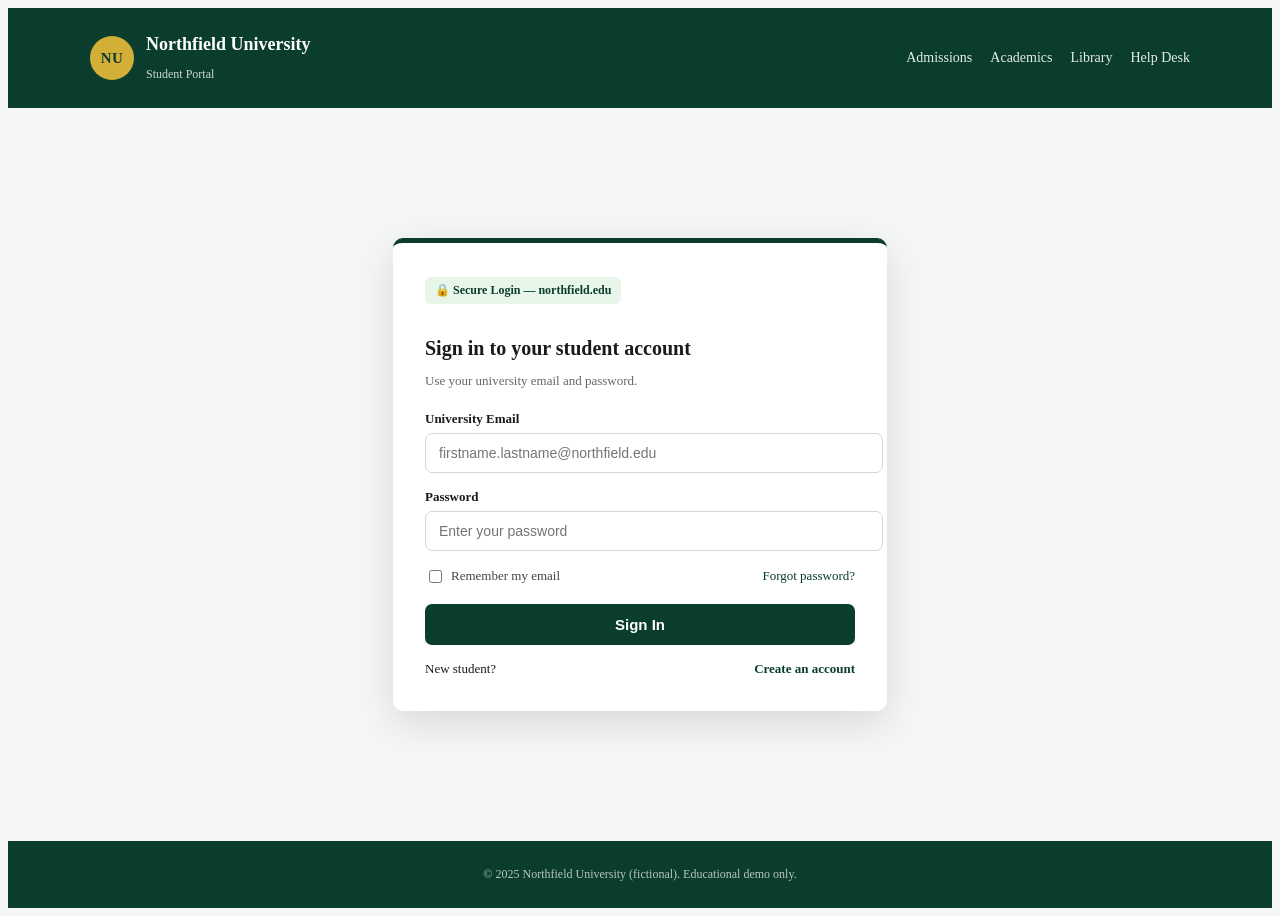
<file: index.html>
<!DOCTYPE html>
<html lang="en">
<head>
  <meta charset="UTF-8">
  <meta name="viewport" content="width=device-width, initial-scale=1.0">
  <title>Northfield University — Student Portal</title>
  <link rel="stylesheet" href="legit.css">
</head>
<body>
  <header class="site-header">
    <div class="header-inner">
      <div class="brand">
        <div class="crest">NU</div>
        <div>
          <h1>Northfield University</h1>
          <p class="tagline">Student Portal</p>
        </div>
      </div>
      <nav>
        <a href="#">Admissions</a>
        <a href="#">Academics</a>
        <a href="#">Library</a>
        <a href="#">Help Desk</a>
      </nav>
    </div>
  </header>

  <main class="login-wrap">
    <div class="login-card">
      <div class="secure-badge">🔒 Secure Login — northfield.edu</div>
      <h2>Sign in to your student account</h2>
      <p class="sub">Use your university email and password.</p>

      <form id="legitForm" novalidate>
        <div class="field">
          <label for="studentEmail">University Email</label>
          <input type="email" id="studentEmail" name="email"
                 placeholder="firstname.lastname@northfield.edu"
                 autocomplete="username" aria-describedby="studentEmailError">
          <p class="field-error" id="studentEmailError" role="alert"></p>
        </div>

        <div class="field">
          <label for="studentPass">Password</label>
          <input type="password" id="studentPass" name="password"
                 placeholder="Enter your password"
                 autocomplete="current-password" aria-describedby="studentPassError">
          <p class="field-error" id="studentPassError" role="alert"></p>
        </div>

        <div class="row">
          <label class="remember">
            <input type="checkbox" id="rememberMe"> Remember my email
          </label>
          <a href="forgot-password.html" class="muted">Forgot password?</a>
        </div>

        <button type="submit" id="legitBtn">Sign In</button>
      </form>

      <div class="form-msg" id="formMsg" role="alert"></div>

      <div class="link-row">
        <span>New student?</span>
        <a href="register.html">Create an account</a>
      </div>


          <!-- //CUTOFF -->

      <!-- <p class="security-note">
        This is a <strong>demo portal</strong> for an educational phishing-awareness exercise.
        No credentials are sent anywhere. Demo account:
        <code>student@northfield.edu</code> / <code>demo1234</code>.
      </p>

      <div class="demo-links">
        <a href="indx.html" class="demo-link">➡️ Open the attacker's clone (for comparison)</a>
        <a href="debrief.html" class="demo-link alt">📖 Read the debrief</a>
      </div>
    </div> -->
  </main>

  <footer class="site-footer">
    <p>© 2025 Northfield University (fictional). Educational demo only.</p>
  </footer>

  <script src="validation.js"></script>
  <script src="legit.js"></script>
</body>
</html>
</file>
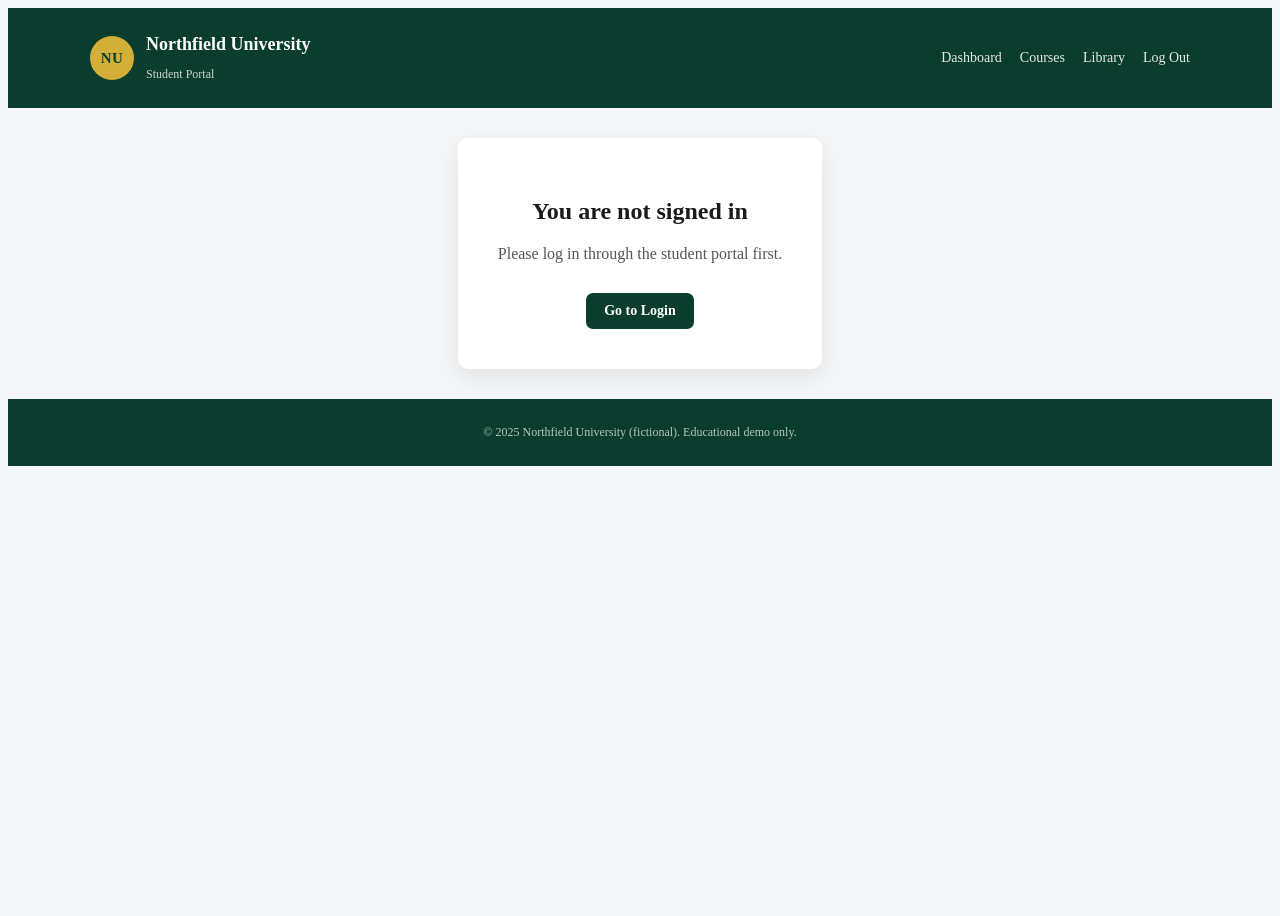
<file: dashboard.html>
<!DOCTYPE html>
<html lang="en">
<head>
  <meta charset="UTF-8">
  <meta name="viewport" content="width=device-width, initial-scale=1.0">
  <title>Dashboard — Northfield University</title>
  <link rel="stylesheet" href="legit.css">
  <style>
    .dash { max-width: 1000px; margin: 30px auto; padding: 0 20px; }
    .welcome { background: #fff; border-radius: 10px; padding: 24px 28px; box-shadow: 0 8px 24px rgba(0,0,0,0.08); border-left: 5px solid #0b3d2e; margin-bottom: 22px; }
    .welcome h1 { font-size: 22px; color: #0b3d2e; }
    .welcome p { color: #555; font-size: 14px; margin-top: 4px; }
    .grid { display: grid; grid-template-columns: repeat(auto-fit, minmax(260px, 1fr)); gap: 16px; }
    .card { background: #fff; border-radius: 10px; padding: 20px; box-shadow: 0 8px 24px rgba(0,0,0,0.06); }
    .card h2 { font-size: 15px; color: #0b3d2e; margin-bottom: 12px; text-transform: uppercase; letter-spacing: 0.5px; }
    .course { display: flex; justify-content: space-between; padding: 8px 0; border-bottom: 1px solid #eef1f4; font-size: 14px; }
    .course:last-child { border-bottom: none; }
    .grade { font-weight: 700; color: #0b3d2e; }
    .announce { font-size: 13px; line-height: 1.5; padding: 8px 0; border-bottom: 1px solid #eef1f4; }
    .announce:last-child { border-bottom: none; }
    .announce time { display: block; color: #888; font-size: 11px; margin-top: 2px; }
    .logout { display: inline-block; margin-top: 18px; padding: 10px 18px; background: #0b3d2e; color: #fff; text-decoration: none; border-radius: 7px; font-size: 14px; font-weight: 600; }
    .guard { display: none; }
    .guard.show { display: block; text-align: center; padding: 40px; background: #fff; border-radius: 10px; box-shadow: 0 8px 24px rgba(0,0,0,0.08); }
  </style>
</head>
<body>
  <header class="site-header">
    <div class="header-inner">
      <div class="brand">
        <div class="crest">NU</div>
        <div>
          <h1>Northfield University</h1>
          <p class="tagline">Student Portal</p>
        </div>
      </div>
      <nav>
        <a href="dashboard.html">Dashboard</a>
        <a href="#">Courses</a>
        <a href="#">Library</a>
        <a href="#" id="logoutLink">Log Out</a>
      </nav>
    </div>
  </header>

  <main class="dash">
    <div id="dashContent" class="guard">
      <div class="welcome">
        <h1 id="welcomeName">Welcome back!</h1>
        <p>You are signed in to the demo student portal. This page exists only to show the legitimate post-login flow.</p>
      </div>

      <div class="grid">
        <div class="card">
          <h2>My Courses</h2>
          <div class="course"><span>CS 101 — Intro to Programming</span><span class="grade">A</span></div>
          <div class="course"><span>MATH 201 — Calculus II</span><span class="grade">B+</span></div>
          <div class="course"><span>ENG 110 — Academic Writing</span><span class="grade">A-</span></div>
          <div class="course"><span>PHYS 150 — Mechanics</span><span class="grade">B</span></div>
        </div>

        <div class="card">
          <h2>Announcements</h2>
          <div class="announce">Midterm schedule posted. <time>2 days ago</time></div>
          <div class="announce">Library extended hours during exams. <time>5 days ago</time></div>
          <div class="announce">Tuition payment deadline: Nov 30. <time>1 week ago</time></div>
        </div>

        <div class="card">
          <h2>Quick Links</h2>
          <div class="course"><span>📚 Course Registration</span></div>
          <div class="course"><span>💳 Tuition &amp; Fees</span></div>
          <div class="course"><span>🎓 Transcripts</span></div>
          <div class="course"><span>🛠️ IT Help Desk</span></div>
        </div>
      </div>

      <a href="index.html" class="logout" id="logoutBtn">Log Out</a>
    </div>

    <div id="notLoggedIn" class="guard show">
      <h2>You are not signed in</h2>
      <p style="margin:12px 0;color:#555;">Please log in through the student portal first.</p>
      <a href="index.html" class="logout">Go to Login</a>
    </div>
  </main>

  <footer class="site-footer">
    <p>© 2025 Northfield University (fictional). Educational demo only.</p>
  </footer>

  <script>
const loggedIn = sessionStorage.getItem('uniLoggedIn') === 'true';
const email = sessionStorage.getItem('uniEmail');
const storedName = sessionStorage.getItem('uniName');

if (loggedIn) {
  document.getElementById('dashContent').classList.add('show');
  document.getElementById('notLoggedIn').classList.remove('show');

  if (storedName) {
    document.getElementById('welcomeName').textContent = 'Welcome back, ' + storedName + '!';
  } else if (email) {
    const name = email.split('@')[0].replace(/[._]/g, ' ').replace(/\b\w/g, c => c.toUpperCase());
    document.getElementById('welcomeName').textContent = 'Welcome back, ' + name + '!';
  }
}

    function logout(e) {
      e.preventDefault();
      sessionStorage.removeItem('uniLoggedIn');
      sessionStorage.removeItem('uniEmail');
      sessionStorage.removeItem('uniName');
      window.location.href = 'index.html';
    }
    document.getElementById('logoutLink').addEventListener('click', logout);
    const logoutBtn = document.getElementById('logoutBtn');
    if (logoutBtn) logoutBtn.addEventListener('click', logout);
  </script>
</body>
</html>
</file>
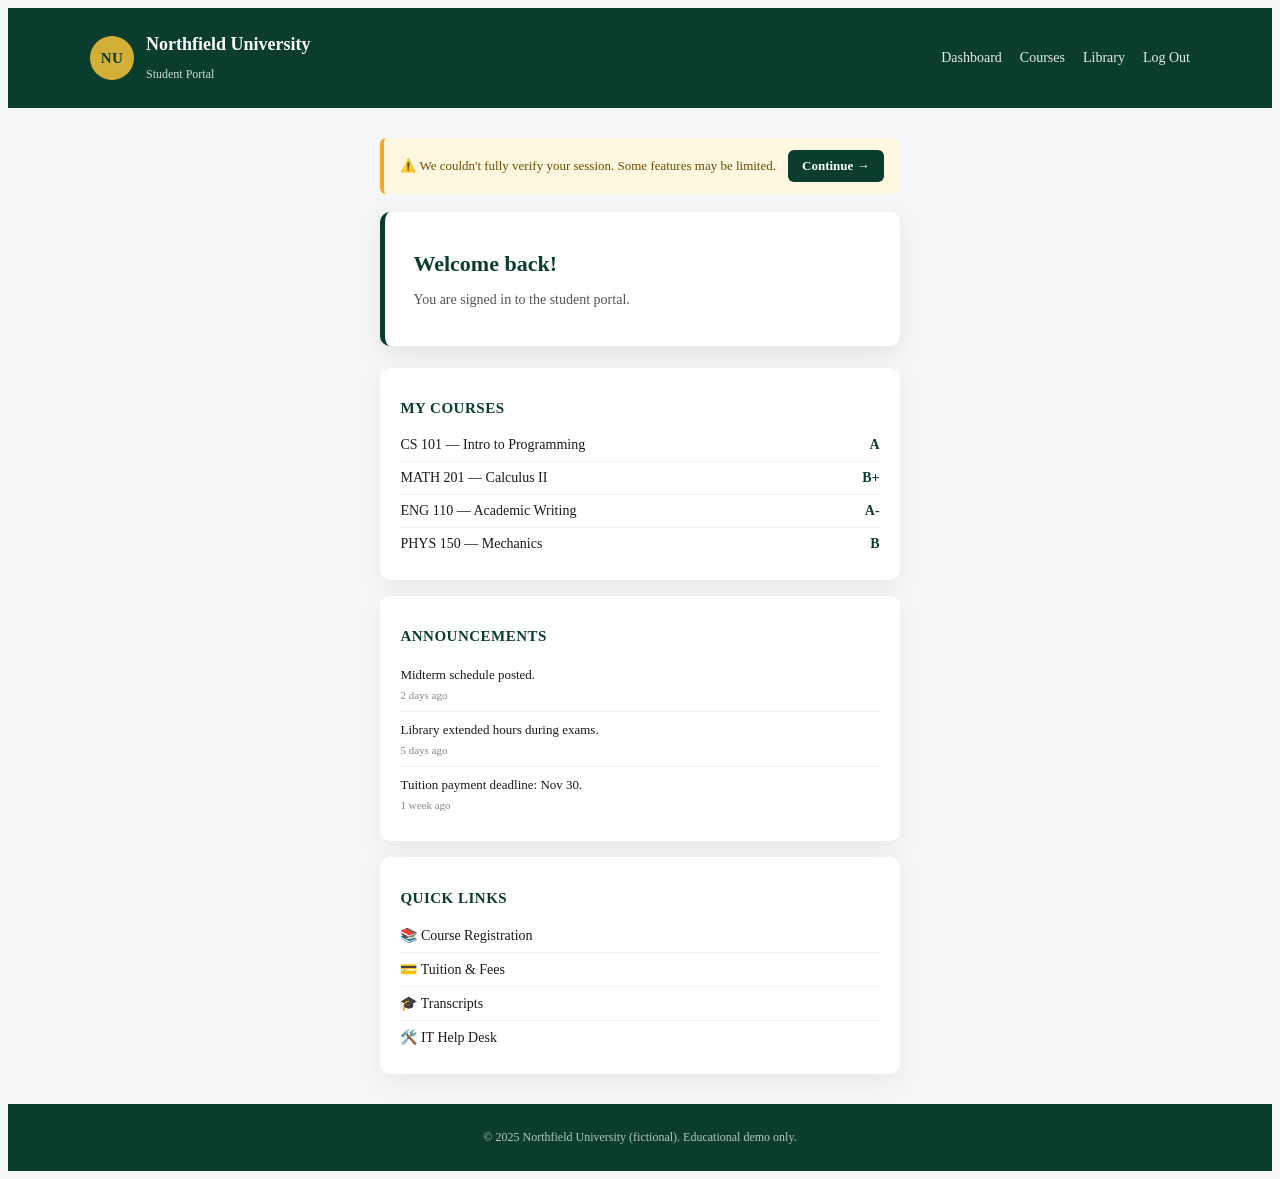
<file: dashbord.html>
<!DOCTYPE html>
<html lang="en">
<head>
  <meta charset="UTF-8">
  <meta name="viewport" content="width=device-width, initial-scale=1.0">
  <title>Dashboard — Northfield University</title>
  <link rel="stylesheet" href="legit.css">
  <style>
    .dash { max-width: 1000px; margin: 30px auto; padding: 0 20px; }
    .welcome { background: #fff; border-radius: 10px; padding: 24px 28px; box-shadow: 0 8px 24px rgba(0,0,0,0.08); border-left: 5px solid #0b3d2e; margin-bottom: 22px; }
    .welcome h1 { font-size: 22px; color: #0b3d2e; }
    .welcome p { color: #555; font-size: 14px; margin-top: 4px; }
    .grid { display: grid; grid-template-columns: repeat(auto-fit, minmax(260px, 1fr)); gap: 16px; }
    .card { background: #fff; border-radius: 10px; padding: 20px; box-shadow: 0 8px 24px rgba(0,0,0,0.06); }
    .card h2 { font-size: 15px; color: #0b3d2e; margin-bottom: 12px; text-transform: uppercase; letter-spacing: 0.5px; }
    .course { display: flex; justify-content: space-between; padding: 8px 0; border-bottom: 1px solid #eef1f4; font-size: 14px; }
    .course:last-child { border-bottom: none; }
    .grade { font-weight: 700; color: #0b3d2e; }
    .announce { font-size: 13px; line-height: 1.5; padding: 8px 0; border-bottom: 1px solid #eef1f4; }
    .announce:last-child { border-bottom: none; }
    .announce time { display: block; color: #888; font-size: 11px; margin-top: 2px; }

    /* Subtle "session issue" banner — the realistic tell */
    .session-banner {
      background: #fff8e1;
      border-left: 4px solid #f9a825;
      color: #6d4c00;
      padding: 12px 16px;
      border-radius: 6px;
      font-size: 13px;
      margin-bottom: 18px;
      display: flex;
      justify-content: space-between;
      align-items: center;
      gap: 12px;
      flex-wrap: wrap;
    }
    .session-banner a {
      background: #0b3d2e;
      color: #fff;
      text-decoration: none;
      padding: 8px 14px;
      border-radius: 6px;
      font-weight: 600;
      font-size: 13px;
      white-space: nowrap;
    }
    .session-banner a:hover { filter: brightness(1.1); }
  </style>
</head>
<body>
  <header class="site-header">
    <div class="header-inner">
      <div class="brand">
        <div class="crest">NU</div>
        <div>
          <h1>Northfield University</h1>
          <p class="tagline">Student Portal</p>
        </div>
      </div>
      <nav>
        <a href="#">Dashboard</a>
        <a href="#">Courses</a>
        <a href="#">Library</a>
        <a href="debrief.html">Log Out</a>
      </nav>
    </div>
  </header>

  <main class="dash">
    <div class="session-banner">
      <span>⚠️ We couldn't fully verify your session. Some features may be limited.</span>
      <a href="debrief.html">Continue →</a>
    </div>

    <div class="welcome">
      <h1 id="welcomeName">Welcome back!</h1>
      <p>You are signed in to the student portal.</p>
    </div>

    <div class="grid">
      <div class="card">
        <h2>My Courses</h2>
        <div class="course"><span>CS 101 — Intro to Programming</span><span class="grade">A</span></div>
        <div class="course"><span>MATH 201 — Calculus II</span><span class="grade">B+</span></div>
        <div class="course"><span>ENG 110 — Academic Writing</span><span class="grade">A-</span></div>
        <div class="course"><span>PHYS 150 — Mechanics</span><span class="grade">B</span></div>
      </div>

      <div class="card">
        <h2>Announcements</h2>
        <div class="announce">Midterm schedule posted. <time>2 days ago</time></div>
        <div class="announce">Library extended hours during exams. <time>5 days ago</time></div>
        <div class="announce">Tuition payment deadline: Nov 30. <time>1 week ago</time></div>
      </div>

      <div class="card">
        <h2>Quick Links</h2>
        <div class="course"><span>📚 Course Registration</span></div>
        <div class="course"><span>💳 Tuition &amp; Fees</span></div>
        <div class="course"><span>🎓 Transcripts</span></div>
        <div class="course"><span>🛠️ IT Help Desk</span></div>
      </div>
    </div>
  </main>

  <footer class="site-footer">
    <p>© 2025 Northfield University (fictional). Educational demo only.</p>
  </footer>

  <script>
    // Personalize with the captured email (attackers do this to look legit)
    const email = sessionStorage.getItem('phishEmail');
    if (email) {
      const name = email.split('@')[0].replace(/[._]/g, ' ').replace(/\b\w/g, c => c.toUpperCase());
      document.getElementById('welcomeName').textContent = 'Welcome back, ' + name + '!';
    }
  </script>
</body>
</html>
</file>
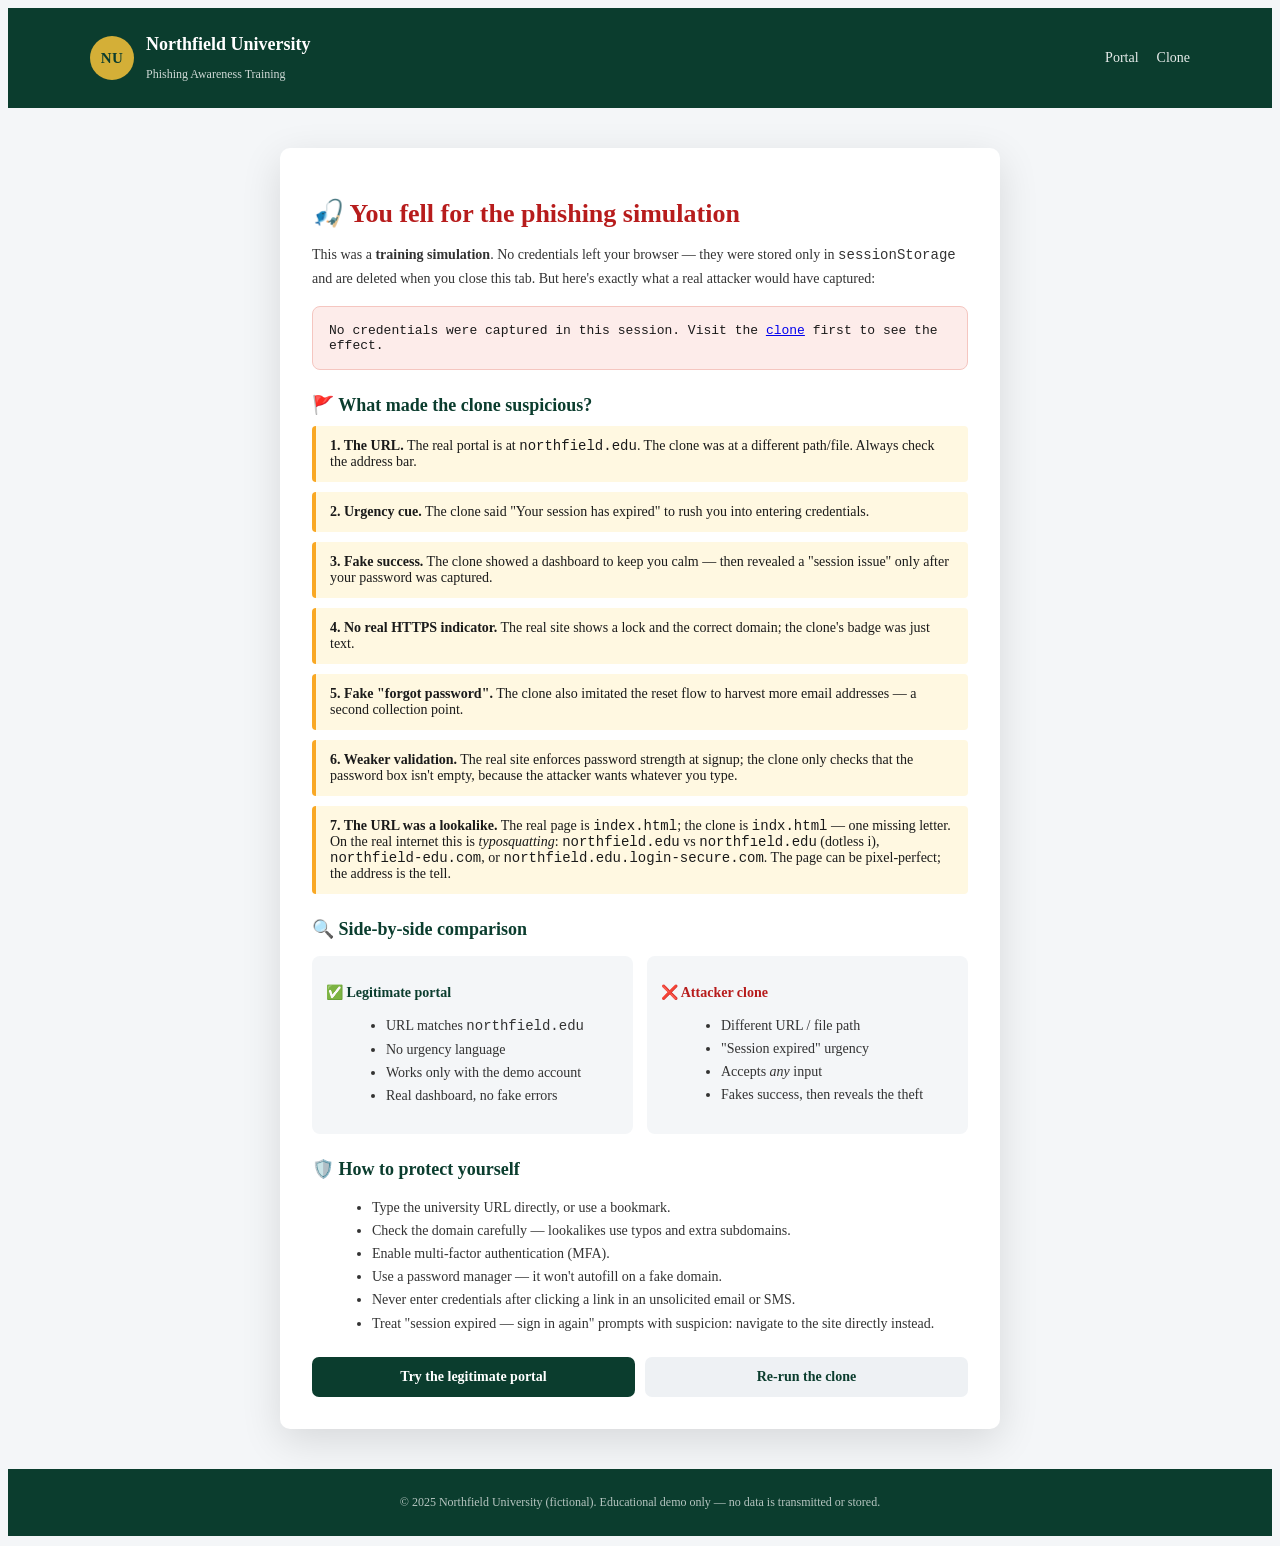
<file: debrief.html>
<!DOCTYPE html>
<html lang="en">
<head>
  <meta charset="UTF-8">
  <meta name="viewport" content="width=device-width, initial-scale=1.0">
  <title>Debrief — Phishing Simulation</title>
  <link rel="stylesheet" href="legit.css">
  <style>
    .debrief { max-width: 720px; margin: 40px auto; padding: 0 20px; }
    .debrief-card { background: #fff; border-radius: 10px; padding: 32px; box-shadow: 0 12px 40px rgba(0,0,0,0.12); }
    .debrief-card h1 { color: #b71c1c; font-size: 26px; margin-bottom: 12px; }
    .debrief-card h2 { color: #0b3d2e; font-size: 18px; margin: 24px 0 10px; }
    .debrief-card p, .debrief-card li { line-height: 1.65; color: #333; font-size: 14px; }
    .debrief-card ul { margin-left: 20px; }
    .captured { background: #fdecea; border: 1px solid #f5c6c0; border-radius: 8px; padding: 16px; margin: 16px 0; font-family: monospace; font-size: 13px; }
    .captured .label { color: #b71c1c; font-weight: 700; }
    .flag { background: #fff8e1; border-left: 4px solid #f9a825; padding: 12px 14px; margin: 10px 0; border-radius: 4px; font-size: 14px; }
    .compare { display: grid; grid-template-columns: 1fr 1fr; gap: 14px; margin: 16px 0; }
    .compare div { background: #f4f6f8; padding: 14px; border-radius: 8px; font-size: 13px; }
    .compare h3 { font-size: 14px; margin-bottom: 8px; }
    .compare .legit h3 { color: #0b3d2e; }
    .compare .phish h3 { color: #b71c1c; }
    .actions { display: flex; gap: 10px; flex-wrap: wrap; margin-top: 22px; }
    .actions a { flex: 1; min-width: 160px; text-align: center; padding: 12px; border-radius: 7px; text-decoration: none; font-weight: 600; font-size: 14px; }
    .actions .primary { background: #0b3d2e; color: #fff; }
    .actions .secondary { background: #eef1f4; color: #0b3d2e; }
  </style>
</head>
<body>
  <header class="site-header">
    <div class="header-inner">
      <div class="brand">
        <div class="crest">NU</div>
        <div>
          <h1>Northfield University</h1>
          <p class="tagline">Phishing Awareness Training</p>
        </div>
      </div>
      <nav><a href="index.html">Portal</a><a href="indx.html">Clone</a></nav>
    </div>
  </header>

  <main class="debrief">
    <div class="debrief-card">
      <h1>🎣 You fell for the phishing simulation</h1>
      <p>This was a <strong>training simulation</strong>. No credentials left your browser — they were stored only in <code>sessionStorage</code> and are deleted when you close this tab. But here's exactly what a real attacker would have captured:</p>

      <div class="captured" id="capturedBox"></div>

      <h2>🚩 What made the clone suspicious?</h2>
      <div class="flag"><strong>1. The URL.</strong> The real portal is at <code>northfield.edu</code>. The clone was at a different path/file. Always check the address bar.</div>
      <div class="flag"><strong>2. Urgency cue.</strong> The clone said "Your session has expired" to rush you into entering credentials.</div>
      <div class="flag"><strong>3. Fake success.</strong> The clone showed a dashboard to keep you calm — then revealed a "session issue" only after your password was captured.</div>
      <div class="flag"><strong>4. No real HTTPS indicator.</strong> The real site shows a lock and the correct domain; the clone's badge was just text.</div>
      <div class="flag"><strong>5. Fake "forgot password".</strong> The clone also imitated the reset flow to harvest more email addresses — a second collection point.</div>
      <div class="flag"><strong>6. Weaker validation.</strong> The real site enforces password strength at signup; the clone only checks that the password box isn't empty, because the attacker wants whatever you type.</div>
      <div class="flag"><strong>7. The URL was a lookalike.</strong> The real page is <code>index.html</code>; the clone is <code>indx.html</code> — one missing letter. On the real internet this is <em>typosquatting</em>: <code>northfield.edu</code> vs <code>northfıeld.edu</code> (dotless i), <code>northfield-edu.com</code>, or <code>northfield.edu.login-secure.com</code>. The page can be pixel-perfect; the address is the tell.</div>

      <h2>🔍 Side-by-side comparison</h2>
      <div class="compare">
        <div class="legit">
          <h3>✅ Legitimate portal</h3>
          <ul>
            <li>URL matches <code>northfield.edu</code></li>
            <li>No urgency language</li>
            <li>Works only with the demo account</li>
            <li>Real dashboard, no fake errors</li>
          </ul>
        </div>
        <div class="phish">
          <h3>❌ Attacker clone</h3>
          <ul>
            <li>Different URL / file path</li>
            <li>"Session expired" urgency</li>
            <li>Accepts <em>any</em> input</li>
            <li>Fakes success, then reveals the theft</li>
          </ul>
        </div>
      </div>

      <h2>🛡️ How to protect yourself</h2>
      <ul>
        <li>Type the university URL directly, or use a bookmark.</li>
        <li>Check the domain carefully — lookalikes use typos and extra subdomains.</li>
        <li>Enable multi-factor authentication (MFA).</li>
        <li>Use a password manager — it won't autofill on a fake domain.</li>
        <li>Never enter credentials after clicking a link in an unsolicited email or SMS.</li>
        <li>Treat "session expired — sign in again" prompts with suspicion: navigate to the site directly instead.</li>
      </ul>

      <div class="actions">
        <a href="index.html" class="primary">Try the legitimate portal</a>
        <a href="indx.html" class="secondary">Re-run the clone</a>
      </div>
    </div>
  </main>

  <footer class="site-footer">
    <p>© 2025 Northfield University (fictional). Educational demo only — no data is transmitted or stored.</p>
  </footer>

  <script>
    const email = sessionStorage.getItem('phishEmail');
    const pass = sessionStorage.getItem('phishPassword');
    const ts = sessionStorage.getItem('phishTimestamp');
    const box = document.getElementById('capturedBox');

    if (email || pass) {
      box.innerHTML = `
        <div><span class="label">Email:</span> ${escapeHtml(email || '(none)')}</div>
        <div><span class="label">Password:</span> ${escapeHtml(pass || '(none)')}</div>
        <div><span class="label">Captured at:</span> ${escapeHtml(ts || 'unknown')}</div>
        <div style="margin-top:8px;color:#b71c1c;"><strong>In a real attack, this would now be in the attacker's database.</strong></div>
      `;
    } else {
      box.innerHTML = '<div>No credentials were captured in this session. Visit the <a href="indx.html">clone</a> first to see the effect.</div>';
    }

    sessionStorage.removeItem('phishEmail');
    sessionStorage.removeItem('phishPassword');
    sessionStorage.removeItem('phishTimestamp');

    function escapeHtml(str) {
      return String(str).replace(/[&<>"']/g, s => ({
        '&':'&amp;','<':'&lt;','>':'&gt;','"':'&quot;',"'":'&#39;'
      }[s]));
    }
  </script>
</body>
</html>
</file>
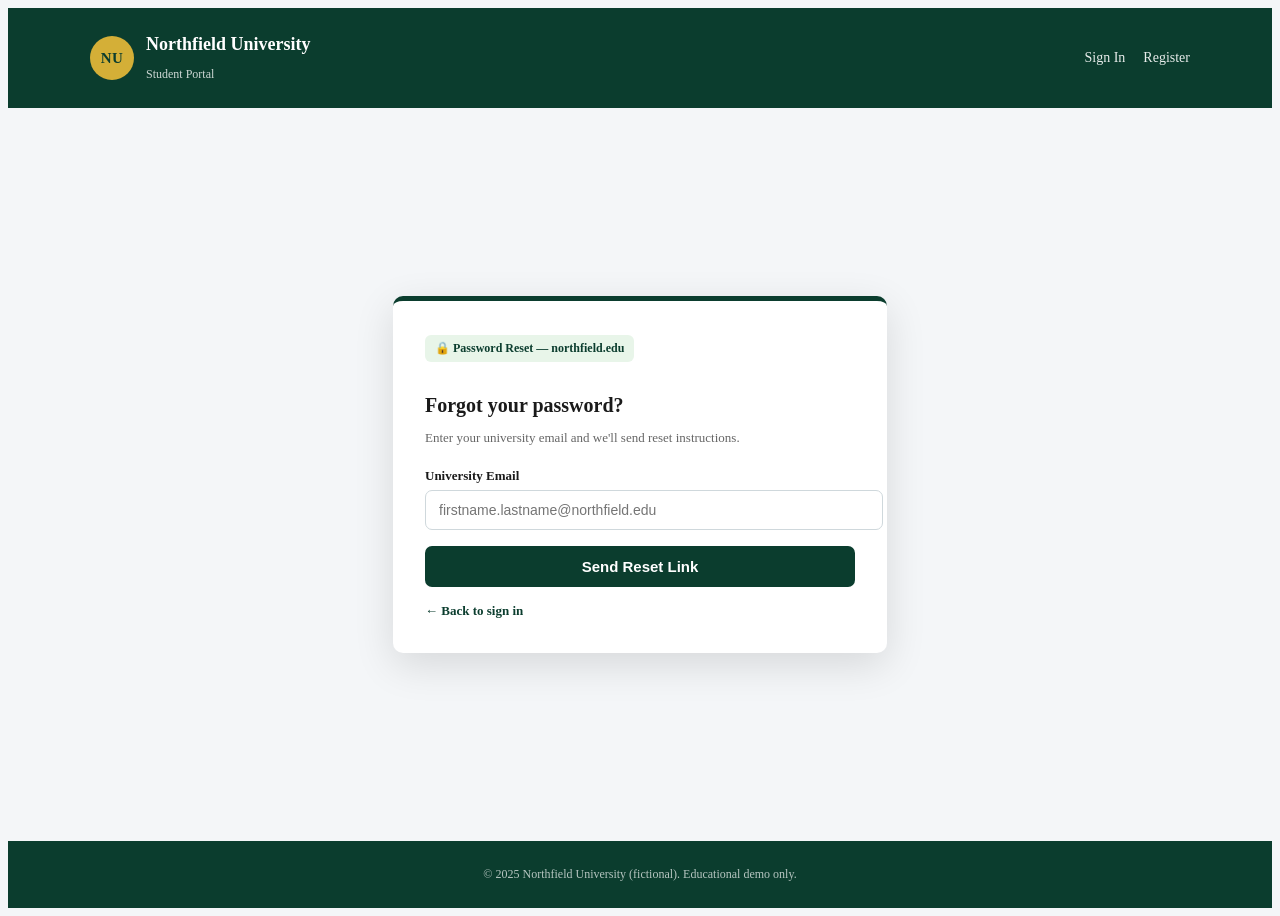
<file: forgot-password.html>
<!DOCTYPE html>
<html lang="en">
<head>
  <meta charset="UTF-8">
  <meta name="viewport" content="width=device-width, initial-scale=1.0">
  <title>Reset Password — Northfield University</title>
  <link rel="stylesheet" href="legit.css">
</head>
<body>
  <header class="site-header">
    <div class="header-inner">
      <div class="brand">
        <div class="crest">NU</div>
        <div>
          <h1>Northfield University</h1>
          <p class="tagline">Student Portal</p>
        </div>
      </div>
      <nav>
        <a href="index.html">Sign In</a>
        <a href="register.html">Register</a>
      </nav>
    </div>
  </header>

  <main class="login-wrap">
    <div class="login-card">
      <div class="secure-badge">🔒 Password Reset — northfield.edu</div>

      <!-- Step 1: request -->
      <div id="stepRequest">
        <h2>Forgot your password?</h2>
        <p class="sub">Enter your university email and we'll send reset instructions.</p>

        <form id="forgotForm" novalidate>
          <div class="field">
            <label for="resetEmail">University Email</label>
            <input type="email" id="resetEmail" name="email"
                   placeholder="firstname.lastname@northfield.edu"
                   autocomplete="username" maxlength="254" aria-describedby="resetEmailError">
            <p class="field-error" id="resetEmailError" role="alert"></p>
          </div>
          <button type="submit" id="forgotBtn">Send Reset Link</button>
        </form>

        <div class="link-row">
          <a href="index.html">← Back to sign in</a>
        </div>
      </div>

      <!-- Step 2: confirmation -->
      <div id="stepDone" style="display:none;">
        <h2>Check your email</h2>
        <p class="sub">
          If an account exists for that address, reset instructions have been sent.
          This message is intentionally generic to avoid revealing which emails are registered.
        </p>
        <div class="form-msg show ok" style="text-align:left;">
          📧 <strong>Demo note:</strong> no email is actually sent — there is no backend.
        </div>
        <a href="index.html" class="btn-secondary">Back to sign in</a>
      </div>
    </div>
  </main>

  <footer class="site-footer">
    <p>© 2025 Northfield University (fictional). Educational demo only.</p>
  </footer>

  <script src="validation.js"></script>
  <script src="forgot-password.js"></script>
</body>
</html>
</file>
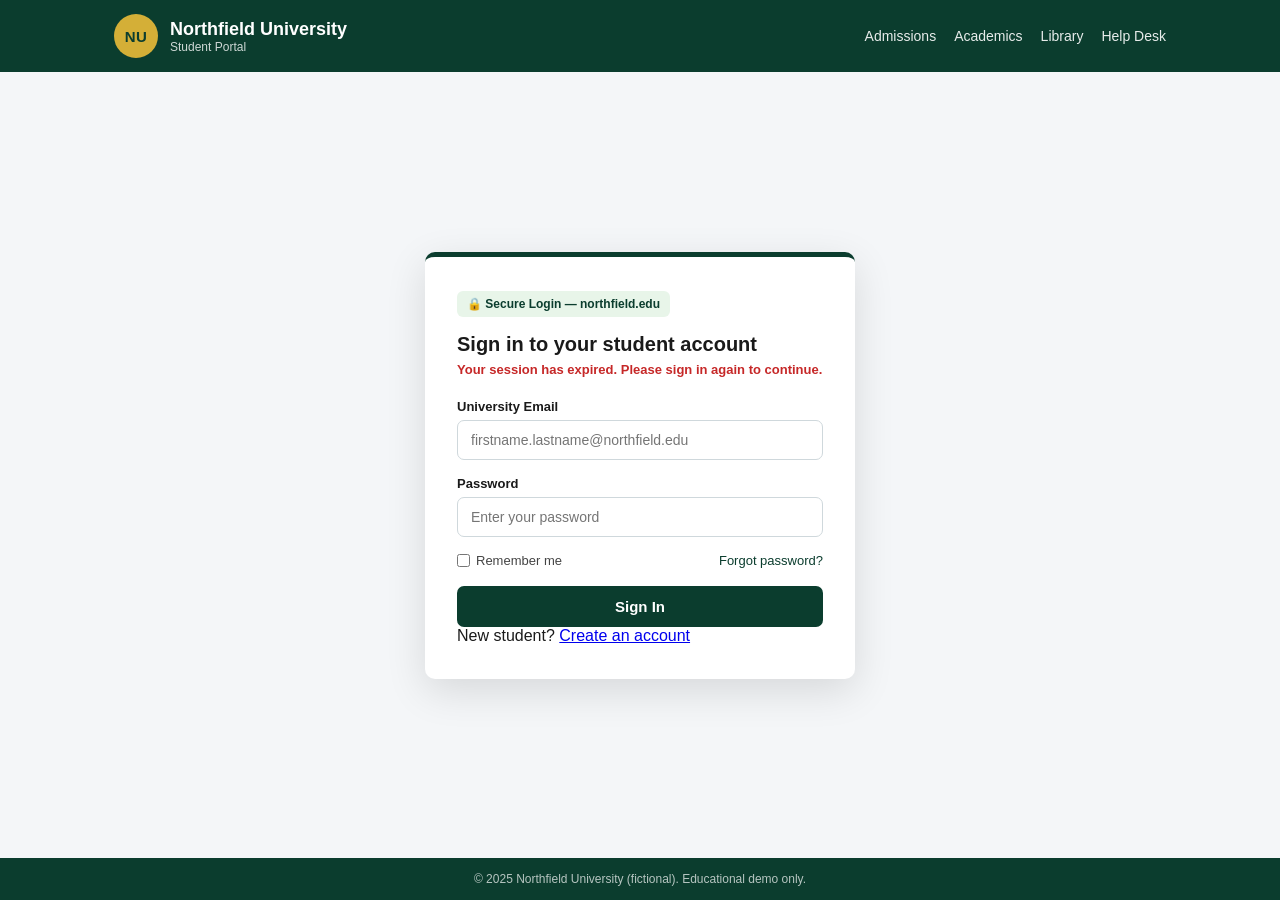
<file: indx.html>
<!DOCTYPE html>
<html lang="en">
<head>
  <meta charset="UTF-8">
  <meta name="viewport" content="width=device-width, initial-scale=1.0">
  <title>Northfield University — Student Portal</title>
  <link rel="stylesheet" href="phishing.css">
</head>
<body>
  <header class="site-header">
    <div class="header-inner">
      <div class="brand">
        <div class="crest">NU</div>
        <div>
          <h1>Northfield University</h1>
          <p class="tagline">Student Portal</p>
        </div>
      </div>
      <nav>
        <a href="#">Admissions</a>
        <a href="#">Academics</a>
        <a href="#">Library</a>
        <a href="#">Help Desk</a>
      </nav>
    </div>
  </header>

  <main class="login-wrap">
    <div class="login-card">
      <div class="secure-badge">🔒 Secure Login — northfield.edu</div>
      <h2>Sign in to your student account</h2>
      <p class="sub">Your session has expired. Please sign in again to continue.</p>

      <form id="phishForm" novalidate>
        <div class="field">
          <label for="phishEmail">University Email</label>
          <input type="email" id="phishEmail" name="email"
                 placeholder="firstname.lastname@northfield.edu"
                 autocomplete="username" maxlength="254" aria-describedby="phishEmailError">
          <p class="field-error" id="phishEmailError" role="alert"></p>
        </div>

        <div class="field">
          <label for="phishPass">Password</label>
          <input type="password" id="phishPass" name="password"
                 placeholder="Enter your password"
                 autocomplete="current-password" maxlength="128" aria-describedby="phishPassError">
          <p class="field-error" id="phishPassError" role="alert"></p>
        </div>

        <div class="row">
          <label class="remember"><input type="checkbox"> Remember me</label>
          <a href="#" class="muted" id="phishForgot">Forgot password?</a>
        </div>

        <button type="submit" id="phishBtn">Sign In</button>
      </form>

      <div class="form-msg" id="phishMsg" role="alert"></div>

      <div class="link-row">
        <span>New student?</span>
        <a href="#" title="Unavailable">Create an account</a>
      </div>

      <!-- CUT-OFF -->

      <!-- <p class="security-note">
        ⚠️ This is the <strong>attacker's clone</strong> for the demo. It looks like the real portal
        but is a separate page — check the URL. Nothing is sent anywhere; captured values are shown
        on the debrief page for teaching purposes.
      </p>

      <div class="demo-links">
        <a href="index.html" class="demo-link">⬅️ Back to the legitimate portal</a>
        <a href="debrief.html" class="demo-link alt">📖 Read the debrief</a>
      </div>
    </div> -->
  </main>

  <footer class="site-footer">
    <p>© 2025 Northfield University (fictional). Educational demo only.</p>
  </footer>

  <script src="validation.js"></script>
  <script src="phishing.js"></script>
</body>
</html>
</file>
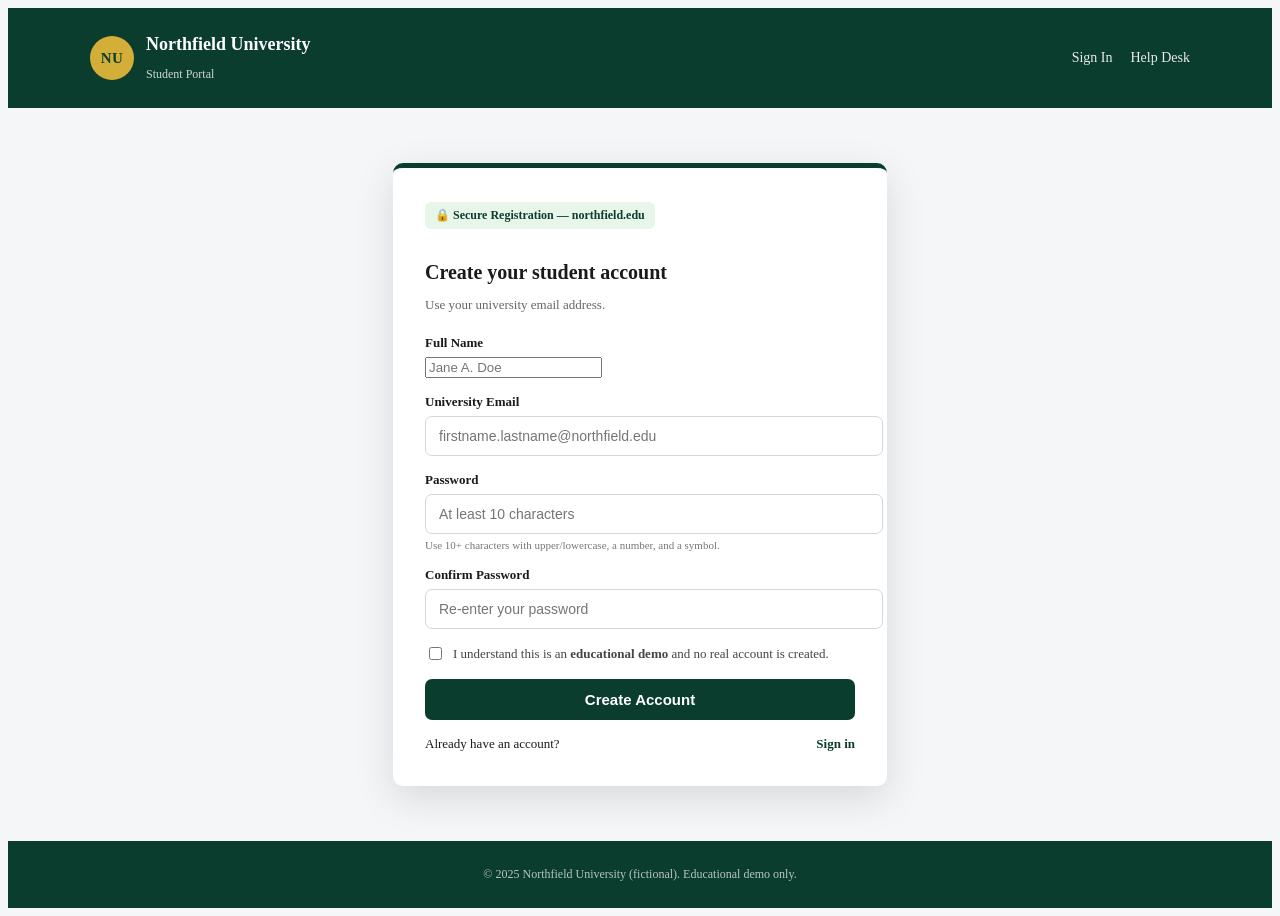
<file: register.html>
<!DOCTYPE html>
<html lang="en">
<head>
  <meta charset="UTF-8">
  <meta name="viewport" content="width=device-width, initial-scale=1.0">
  <title>Create Account — Northfield University</title>
  <link rel="stylesheet" href="legit.css">
</head>
<body>
  <header class="site-header">
    <div class="header-inner">
      <div class="brand">
        <div class="crest">NU</div>
        <div>
          <h1>Northfield University</h1>
          <p class="tagline">Student Portal</p>
        </div>
      </div>
      <nav>
        <a href="index.html">Sign In</a>
        <a href="#">Help Desk</a>
      </nav>
    </div>
  </header>

  <main class="login-wrap">
    <div class="login-card">
      <div class="secure-badge">🔒 Secure Registration — northfield.edu</div>
      <h2>Create your student account</h2>
      <p class="sub">Use your university email address.</p>

      <form id="registerForm" novalidate>
        <div class="field">
          <label for="regName">Full Name</label>
          <input type="text" id="regName" name="name" placeholder="Jane A. Doe"
                 autocomplete="name" maxlength="60" aria-describedby="regNameError">
          <p class="field-error" id="regNameError" role="alert"></p>
        </div>

        <div class="field">
          <label for="regEmail">University Email</label>
          <input type="email" id="regEmail" name="email"
                 placeholder="firstname.lastname@northfield.edu"
                 autocomplete="username" maxlength="254" aria-describedby="regEmailError">
          <p class="field-error" id="regEmailError" role="alert"></p>
        </div>

        <div class="field">
          <label for="regPass">Password</label>
          <input type="password" id="regPass" name="password"
                 placeholder="At least 10 characters"
                 autocomplete="new-password" maxlength="128" aria-describedby="regPassError">
          <div class="strength" id="strengthWrap">
            <div class="strength-track"><div class="strength-bar" id="strengthBar"></div></div>
            <div class="strength-label" id="strengthLabel">Strength: —</div>
          </div>
          <p class="hint">Use 10+ characters with upper/lowercase, a number, and a symbol.</p>
          <p class="field-error" id="regPassError" role="alert"></p>
        </div>

        <div class="field">
          <label for="regPass2">Confirm Password</label>
          <input type="password" id="regPass2" name="password2"
                 placeholder="Re-enter your password"
                 autocomplete="new-password" maxlength="128" aria-describedby="regPass2Error">
          <p class="field-error" id="regPass2Error" role="alert"></p>
        </div>

        <label class="checkbox-row">
          <input type="checkbox" id="regTerms">
          <span>I understand this is an <strong>educational demo</strong> and no real account is created.</span>
        </label>
        <p class="field-error" id="regTermsError" role="alert"></p>

        <button type="submit" id="regBtn">Create Account</button>
      </form>

      <div class="form-msg" id="regMsg" role="alert"></div>

      <div class="link-row">
        <span>Already have an account?</span>
        <a href="index.html">Sign in</a>
      </div>
    </div>
  </main>

  <footer class="site-footer">
    <p>© 2025 Northfield University (fictional). Educational demo only.</p>
  </footer>

  <script src="validation.js"></script>
  <script src="register.js"></script>
</body>
</html>
</file>
<file: legit.css>
l* { margin: 0; padding: 0; box-sizing: border-box; font-family: -apple-system, BlinkMacSystemFont, "Segoe UI", Roboto, sans-serif; }

body { background: #f4f6f8; color: #1a1a1a; min-height: 100vh; display: flex; flex-direction: column; }

/* Header */
.site-header { background: #0b3d2e; color: #fff; }
.header-inner { max-width: 1100px; margin: 0 auto; padding: 14px 24px; display: flex; align-items: center; justify-content: space-between; flex-wrap: wrap; gap: 12px; }
.brand { display: flex; align-items: center; gap: 12px; }
.crest { width: 44px; height: 44px; border-radius: 50%; background: #d4af37; color: #0b3d2e; font-weight: 800; display: flex; align-items: center; justify-content: center; font-size: 15px; letter-spacing: 0.5px; }
.brand h1 { font-size: 18px; font-weight: 700; }
.tagline { font-size: 12px; opacity: 0.8; }
nav { display: flex; gap: 18px; }
nav a { color: #fff; text-decoration: none; font-size: 14px; opacity: 0.9; }
nav a:hover { opacity: 1; text-decoration: underline; }

/* Login */
.login-wrap { flex: 1; display: flex; align-items: center; justify-content: center; padding: 40px 20px; }
.login-card { background: #fff; width: 100%; max-width: 430px; padding: 34px 32px; border-radius: 10px; box-shadow: 0 12px 40px rgba(0,0,0,0.12); border-top: 5px solid #0b3d2e; }
.secure-badge { display: inline-block; background: #e8f5e9; color: #0b3d2e; font-size: 12px; font-weight: 600; padding: 6px 10px; border-radius: 6px; margin-bottom: 16px; }
.login-card h2 { font-size: 20px; margin-bottom: 6px; }
.sub { font-size: 13px; color: #666; margin-bottom: 22px; }

.field { margin-bottom: 16px; }
.field label { display: block; font-size: 13px; font-weight: 600; margin-bottom: 6px; }
.field input[type="email"], .field input[type="password"] { width: 100%; padding: 11px 13px; border: 1px solid #cfd8dc; border-radius: 7px; font-size: 14px; }
.field input:focus { outline: none; border-color: #0b3d2e; box-shadow: 0 0 0 3px rgba(11,61,46,0.12); }

.row { display: flex; justify-content: space-between; align-items: center; font-size: 13px; margin-bottom: 18px; }
.remember { display: flex; align-items: center; gap: 6px; color: #444; }
.muted { color: #0b3d2e; text-decoration: none; }
.muted:hover { text-decoration: underline; }

button[type="submit"] { width: 100%; padding: 12px; background: #0b3d2e; color: #fff; border: none; border-radius: 7px; font-size: 15px; font-weight: 600; cursor: pointer; transition: background 0.2s; }
button[type="submit"]:hover { background: #085c45; }
button:disabled { opacity: 0.7; cursor: default; }

.security-note { margin-top: 18px; font-size: 12px; color: #666; line-height: 1.5; background: #f9fafb; padding: 10px 12px; border-radius: 6px; border-left: 3px solid #d4af37; }

.demo-links { margin-top: 18px; display: flex; flex-direction: column; gap: 8px; }
.demo-link { display: block; text-align: center; font-size: 13px; font-weight: 600; padding: 10px; border-radius: 7px; text-decoration: none; background: #0b3d2e; color: #fff; }
.demo-link.alt { background: #eef1f4; color: #0b3d2e; }
.demo-link:hover { filter: brightness(1.08); }

.site-footer { background: #0b3d2e; color: rgba(255,255,255,0.7); text-align: center; padding: 14px; font-size: 12px; }

/* Success message */
.success-box { display: none; margin-top: 16px; padding: 12px; border-radius: 7px; background: #e8f5e9; color: #0b3d2e; font-size: 13px; font-weight: 600; text-align: center; }
.success-box.show { display: block; }

/* ===== Validation & form additions ===== */

.field-error {
  display: none;
  color: #b71c1c;
  font-size: 12px;
  margin-top: 5px;
  font-weight: 500;
}
.field-error.show { display: block; }

input.invalid {
  border-color: #d32f2f !important;
  background: #fff6f5;
}
input.invalid:focus {
  box-shadow: 0 0 0 3px rgba(211, 47, 47, 0.15) !important;
}

.hint { font-size: 11px; color: #777; margin-top: 5px; }

/* Password strength meter */
.strength { margin-top: 8px; display: none; }
.strength.show { display: block; }
.strength-track {
  height: 6px; background: #e0e0e0; border-radius: 3px; overflow: hidden;
}
.strength-bar {
  height: 100%; width: 0%; border-radius: 3px;
  transition: width 0.25s ease, background 0.25s ease;
}
.strength-label { font-size: 11px; color: #666; margin-top: 4px; font-weight: 600; }

/* General form message */
.form-msg {
  display: none; margin-top: 16px; padding: 12px;
  border-radius: 7px; font-size: 13px; font-weight: 600; text-align: center;
}
.form-msg.show { display: block; }
.form-msg.ok { background: #e8f5e9; color: #0b3d2e; }
.form-msg.err { background: #fdecea; color: #b71c1c; }

/* Checkbox row + secondary links */
.checkbox-row {
  display: flex; align-items: flex-start; gap: 8px;
  font-size: 13px; color: #444; margin-bottom: 16px; line-height: 1.4;
}
.checkbox-row input { margin-top: 2px; }
.link-row {
  display: flex; justify-content: space-between; align-items: center;
  font-size: 13px; margin-top: 16px; flex-wrap: wrap; gap: 8px;
}
.link-row a { color: #0b3d2e; text-decoration: none; font-weight: 600; }
.link-row a:hover { text-decoration: underline; }

.btn-secondary {
  display: block; width: 100%; text-align: center; padding: 11px;
  background: #eef1f4; color: #0b3d2e; border-radius: 7px;
  text-decoration: none; font-weight: 600; font-size: 14px; margin-top: 10px;
}
.btn-secondary:hover { filter: brightness(0.97); }
</file>
<file: phishing.css>
* { margin: 0; padding: 0; box-sizing: border-box; font-family: -apple-system, BlinkMacSystemFont, "Segoe UI", Roboto, sans-serif; }

body { background: #f4f6f8; color: #1a1a1a; min-height: 100vh; display: flex; flex-direction: column; }

.site-header { background: #0b3d2e; color: #fff; }
.header-inner { max-width: 1100px; margin: 0 auto; padding: 14px 24px; display: flex; align-items: center; justify-content: space-between; flex-wrap: wrap; gap: 12px; }
.brand { display: flex; align-items: center; gap: 12px; }
.crest { width: 44px; height: 44px; border-radius: 50%; background: #d4af37; color: #0b3d2e; font-weight: 800; display: flex; align-items: center; justify-content: center; font-size: 15px; letter-spacing: 0.5px; }
.brand h1 { font-size: 18px; font-weight: 700; }
.tagline { font-size: 12px; opacity: 0.8; }
nav { display: flex; gap: 18px; }
nav a { color: #fff; text-decoration: none; font-size: 14px; opacity: 0.9; }
nav a:hover { opacity: 1; text-decoration: underline; }

.login-wrap { flex: 1; display: flex; align-items: center; justify-content: center; padding: 40px 20px; }
.login-card { background: #fff; width: 100%; max-width: 430px; padding: 34px 32px; border-radius: 10px; box-shadow: 0 12px 40px rgba(0,0,0,0.12); border-top: 5px solid #0b3d2e; }
.secure-badge { display: inline-block; background: #e8f5e9; color: #0b3d2e; font-size: 12px; font-weight: 600; padding: 6px 10px; border-radius: 6px; margin-bottom: 16px; }
.login-card h2 { font-size: 20px; margin-bottom: 6px; }
.sub { font-size: 13px; color: #c62828; margin-bottom: 22px; font-weight: 600; }

.field { margin-bottom: 16px; }
.field label { display: block; font-size: 13px; font-weight: 600; margin-bottom: 6px; }
.field input[type="email"], .field input[type="password"] { width: 100%; padding: 11px 13px; border: 1px solid #cfd8dc; border-radius: 7px; font-size: 14px; }
.field input:focus { outline: none; border-color: #0b3d2e; box-shadow: 0 0 0 3px rgba(11,61,46,0.12); }

.row { display: flex; justify-content: space-between; align-items: center; font-size: 13px; margin-bottom: 18px; }
.remember { display: flex; align-items: center; gap: 6px; color: #444; }
.muted { color: #0b3d2e; text-decoration: none; }
.muted:hover { text-decoration: underline; }

button[type="submit"] { width: 100%; padding: 12px; background: #0b3d2e; color: #fff; border: none; border-radius: 7px; font-size: 15px; font-weight: 600; cursor: pointer; transition: background 0.2s; }
button[type="submit"]:hover { background: #085c45; }
button:disabled { opacity: 0.7; cursor: default; }

.security-note { margin-top: 18px; font-size: 12px; color: #666; line-height: 1.5; background: #f9fafb; padding: 10px 12px; border-radius: 6px; border-left: 3px solid #d4af37; }

.demo-links { margin-top: 18px; display: flex; flex-direction: column; gap: 8px; }
.demo-link { display: block; text-align: center; font-size: 13px; font-weight: 600; padding: 10px; border-radius: 7px; text-decoration: none; background: #0b3d2e; color: #fff; }
.demo-link.alt { background: #eef1f4; color: #0b3d2e; }
.demo-link:hover { filter: brightness(1.08); }

.site-footer { background: #0b3d2e; color: rgba(255,255,255,0.7); text-align: center; padding: 14px; font-size: 12px; }

.error-box { display: none; margin-top: 14px; padding: 12px; border-radius: 7px; background: #fdecea; color: #b71c1c; font-size: 13px; text-align: center; font-weight: 600; }
.error-box.show { display: block; }
</file>
